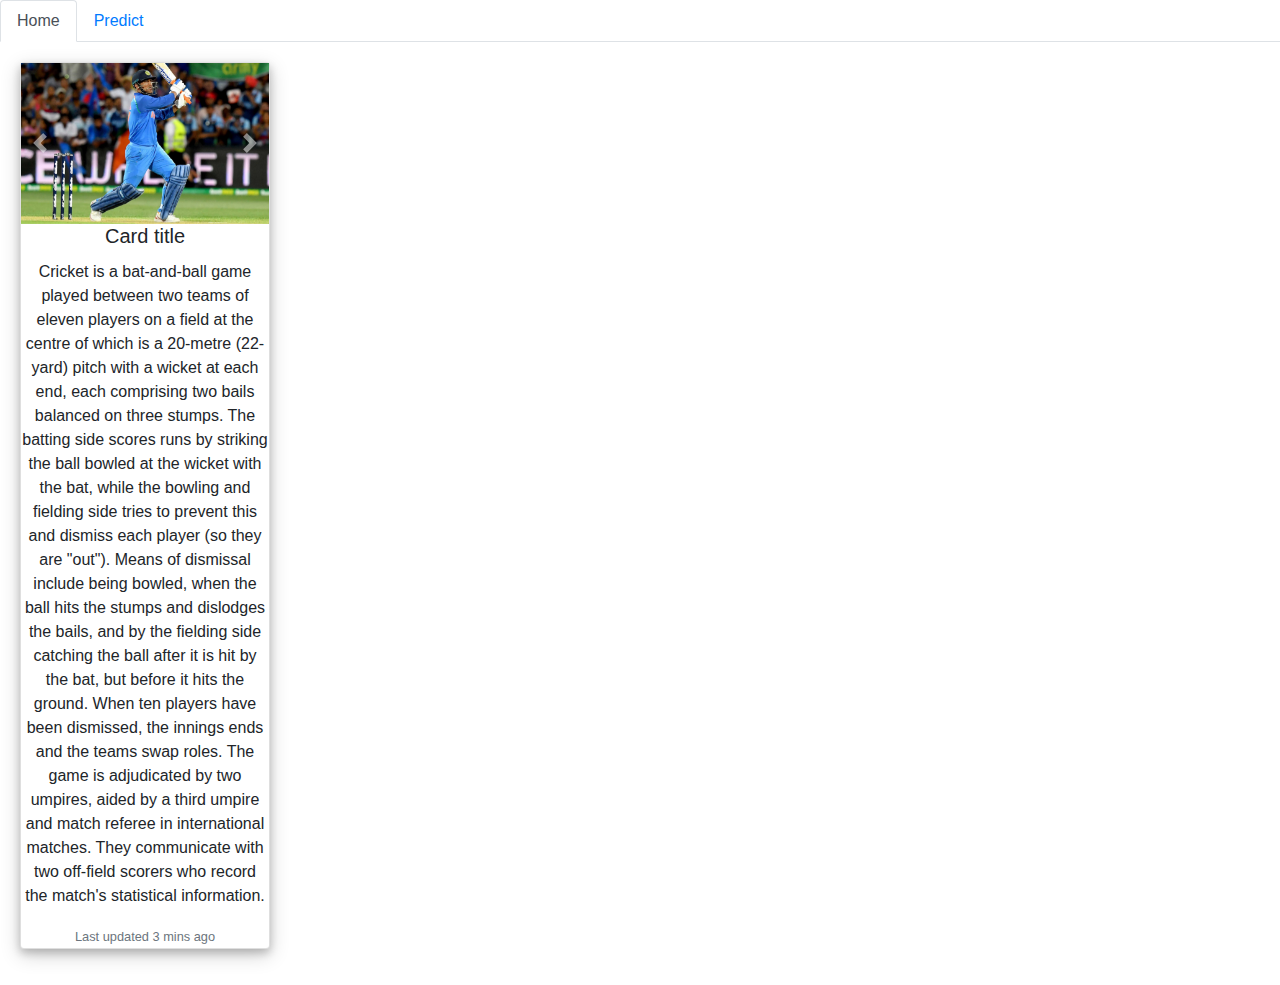
<file: templates/index.html>
<!DOCTYPE html>
<html>
<head>
	
	
	<link rel="stylesheet" href="https://stackpath.bootstrapcdn.com/bootstrap/4.3.1/css/bootstrap.min.css" integrity="sha384-ggOyR0iXCbMQv3Xipma34MD+dH/1fQ784/j6cY/iJTQUOhcWr7x9JvoRxT2MZw1T" crossorigin="anonymous">
	<meta name="viewport" content="width=device-width, initial-scale=1.0"> 
	<link rel="stylesheet" href="../static/css/design.css">
	<title>Cricket vs Baseball</title>


	<title></title>
</head>
<body>


			<ul class="nav nav-tabs" id="myTab" role="tablist">
  <li class="nav-item">
    <a class="nav-link active" id="home-tab" data-toggle="tab" href="#home" role="tab" aria-controls="home" aria-selected="true">Home</a>
  </li>
  <li class="nav-item">
    <a class="nav-link" id="profile-tab" data-toggle="tab" href="#profile" role="tab" aria-controls="profile" aria-selected="false">Predict</a>
  </li>
  
</ul>

<div class="tab-content" id="myTabContent">
  <div class="tab-pane fade show active" id="home" role="tabpanel" aria-labelledby="home-tab">
  			<div class="card-body" style="width: 40rem;">
				<div class="card mb-3">
					<div id="carouselExampleControls" class="carousel slide" data-ride="carousel" >
						  <div class="carousel-inner">
							    <div class="carousel-item active">
							      <img src="../static/Dhoni.jpg" class="d-block w-100" alt="...">
							   	</div>
							    <div class="carousel-item">
							      <img src="../static/base1.jpeg" class="d-block w-100" alt="...">
							    </div>
							    <div class="carousel-item">
							      <img src="../static/cricket.jpeg" class="d-block w-100" alt="...">
							    </div>
							    <div class="carousel-item">
							      <img src="../static/base2.jpeg" class="d-block w-100" alt="...">
							    </div> 
			  				</div>
					 		<a class="carousel-control-prev" href="#carouselExampleControls" role="button" data-slide="prev">
							<span class="carousel-control-prev-icon" aria-hidden="true"></span>
						    <span class="sr-only">Previous</span>
							</a>
						  	<a class="carousel-control-next" href="#carouselExampleControls" role="button" data-slide="next">
						    <span class="carousel-control-next-icon" aria-hidden="true"></span>
						    <span class="sr-only">Next</span>
						  	</a>
					</div>
				    <h5 class="card-title">Card title</h5>
				    <p class="card-text">Cricket is a bat-and-ball game played between two teams of eleven players on a field at the centre of which is a 20-metre (22-yard) pitch with a wicket at each end, each comprising two bails balanced on three stumps. The batting side scores runs by striking the ball bowled at the wicket with the bat, while the bowling and fielding side tries to prevent this and dismiss each player (so they are "out"). Means of dismissal include being bowled, when the ball hits the stumps and dislodges the bails, and by the fielding side catching the ball after it is hit by the bat, but before it hits the ground. When ten players have been dismissed, the innings ends and the teams swap roles. The game is adjudicated by two umpires, aided by a third umpire and match referee in international matches. They communicate with two off-field scorers who record the match's statistical information. </p>
				    <p class="card-text"><small class="text-muted">Last updated 3 mins ago</small></p>
		  		</div>
	</div>




  </div>
  		<div class="tab-pane fade" id="profile" role="tabpanel" aria-labelledby="profile-tab">
  goa


		</div>
</div>

			
		


	<script src="https://code.jquery.com/jquery-3.3.1.slim.min.js" integrity="sha384-q8i/X+965DzO0rT7abK41JStQIAqVgRVzpbzo5smXKp4YfRvH+8abtTE1Pi6jizo" crossorigin="anonymous"></script>
    <script src="https://cdnjs.cloudflare.com/ajax/libs/popper.js/1.14.7/umd/popper.min.js" integrity="sha384-UO2eT0CpHqdSJQ6hJty5KVphtPhzWj9WO1clHTMGa3JDZwrnQq4sF86dIHNDz0W1" crossorigin="anonymous"></script>
    <script src="https://stackpath.bootstrapcdn.com/bootstrap/4.3.1/js/bootstrap.min.js" integrity="sha384-JjSmVgyd0p3pXB1rRibZUAYoIIy6OrQ6VrjIEaFf/nJGzIxFDsf4x0xIM+B07jRM" crossorigin="anonymous"></script>
    

</body>
</html>
</file>
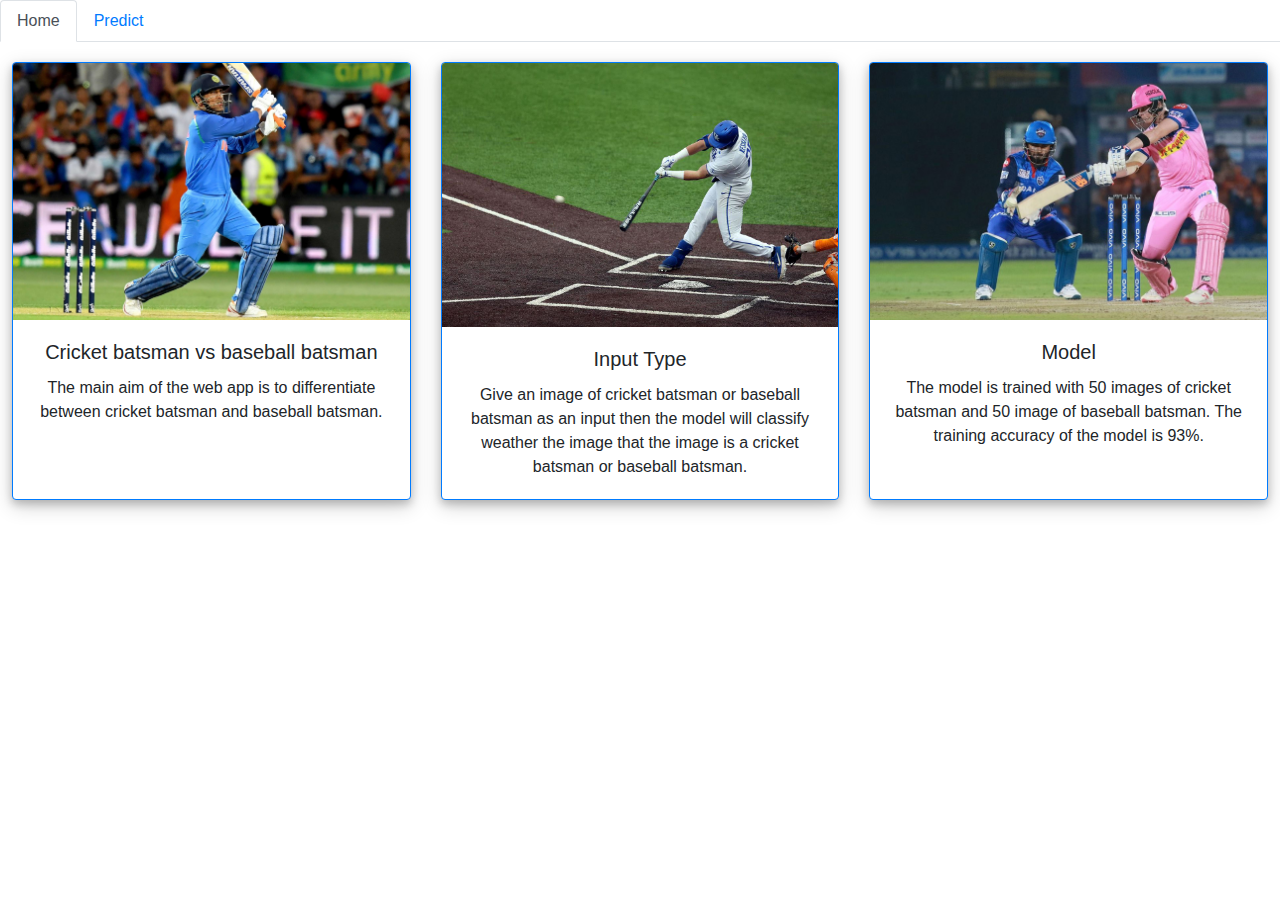
<file: templates/index2.html>
<!DOCTYPE html>
<html>
  <head>
    <link
      rel="stylesheet"
      href="https://stackpath.bootstrapcdn.com/bootstrap/4.3.1/css/bootstrap.min.css"
      integrity="sha384-ggOyR0iXCbMQv3Xipma34MD+dH/1fQ784/j6cY/iJTQUOhcWr7x9JvoRxT2MZw1T"
      crossorigin="anonymous"
    />
    <meta name="viewport" content="width=device-width, initial-scale=1.0" />
    <link rel="stylesheet" href="../static/css/design.css" />
    <title>Cricket vs Baseball</title>
    <script
      src="https://code.jquery.com/jquery-3.3.1.slim.min.js"
      integrity="sha384-q8i/X+965DzO0rT7abK41JStQIAqVgRVzpbzo5smXKp4YfRvH+8abtTE1Pi6jizo"
      crossorigin="anonymous"
    ></script>

  </head>

  <body>
    <ul class="nav nav-tabs" id="myTab" role="tablist">
      <li class="nav-item">
        <a
          class="nav-link active"
          id="home-tab"
          data-toggle="tab"
          href="#home"
          role="tab"
          aria-controls="home"
          aria-selected="true"
          >Home</a
        >
      </li>
      <li class="nav-item">
        <a
          class="nav-link"
          id="profile-tab"
          data-toggle="tab"
          href="#profile"
          role="tab"
          aria-controls="profile"
          aria-selected="false"
          >Predict</a
        >
      </li>
    </ul>

    <div class="tab-content" id="myTabContent">
      <div
        class="tab-pane fade show active"
        id="home"
        role="tabpanel"
        aria-labelledby="home-tab"
      >
        <div class="card-deck">
          <div class="card border-primary mb-3">
            <img src="../static/Dhoni.jpg" class="card-img-top" alt="..." />
            <div class="card-body">
              <h5 class="card-title">Cricket batsman vs baseball batsman</h5>
              <p class="card-text">
                The main aim of the web app is to differentiate between cricket
                batsman and baseball batsman.
              </p>
            </div>
          </div>
          <div class="card border-primary mb-3">
            <img src="../static/base1.jpeg" class="card-img-top" alt="..." />
            <div class="card-body">
              <h5 class="card-title">Input Type</h5>
              <p class="card-text">
                Give an image of cricket batsman or baseball batsman as an input
                then the model will classify weather the image that the image is
                a cricket batsman or baseball batsman.
              </p>
            </div>
          </div>
          <div class="card border-primary mb-3">
            <img src="../static/cricket.jpeg" class="card-img-top" alt="..." />
            <div class="card-body">
              <h5 class="card-title">Model</h5>
              <p class="card-text">
                The model is trained with 50 images of cricket batsman and 50
                image of baseball batsman. The training accuracy of the model is
                93%.
              </p>
            </div>
          </div>
        </div>
      </div>
      <div
        class="tab-pane fade"
        id="profile"
        role="tabpanel"
        aria-labelledby="profile-tab"
      >
        <div
          id="myclass"
          class="card-deck"
          style="width: 650px ;height: 300px;"
        >
          <div class="card border-primary mb-3">
            <div class="card-body">
              <h5 class="card-title">Cricket batsman vs baseball batsman</h5>
              <p class="card-text">
                <img
                  id="img"
                  src="../static/index.jpeg"
                  height="100"
                  width="200"
                  class="img-thumbnail"
                  alt=""
                />
                
                <form method="POST" action="{{url_for('predict')}}" enctype="multipart/form-data">
                    <div class="custom-file">
                        
                <input id="file" type="file" accept="/image*" name="img"  required>
                
                <br>
                <br>
                <button id="bn" class="btn btn-outline-success" type="submit">Predict</button>
              </div>
              </form>
               
              </p>
            </div>
          </div>
        </div>
      </div>
    </div>

    <script
      src="https://cdnjs.cloudflare.com/ajax/libs/popper.js/1.14.7/umd/popper.min.js"
      integrity="sha384-UO2eT0CpHqdSJQ6hJty5KVphtPhzWj9WO1clHTMGa3JDZwrnQq4sF86dIHNDz0W1"
      crossorigin="anonymous"
    ></script>
    <script
      src="https://stackpath.bootstrapcdn.com/bootstrap/4.3.1/js/bootstrap.min.js"
      integrity="sha384-JjSmVgyd0p3pXB1rRibZUAYoIIy6OrQ6VrjIEaFf/nJGzIxFDsf4x0xIM+B07jRM"
      crossorigin="anonymous"
    ></script>
  </body>
</html>
</file>
<file: static/css/design.css>
.card-deck{
	padding-top: 20px;
	padding-left: 12px;
	padding-right: 12px;
}
div.card {
  width: 250px;
  box-shadow: 0 4px 8px 0 rgba(0, 0, 0, 0.2), 0 6px 20px 0 rgba(0, 0, 0, 0.19);
  text-align: center;
}
#prodile{
	padding-top: 20px;
	padding-left: 12px;
	padding-right: 12px;	
}
</file>
